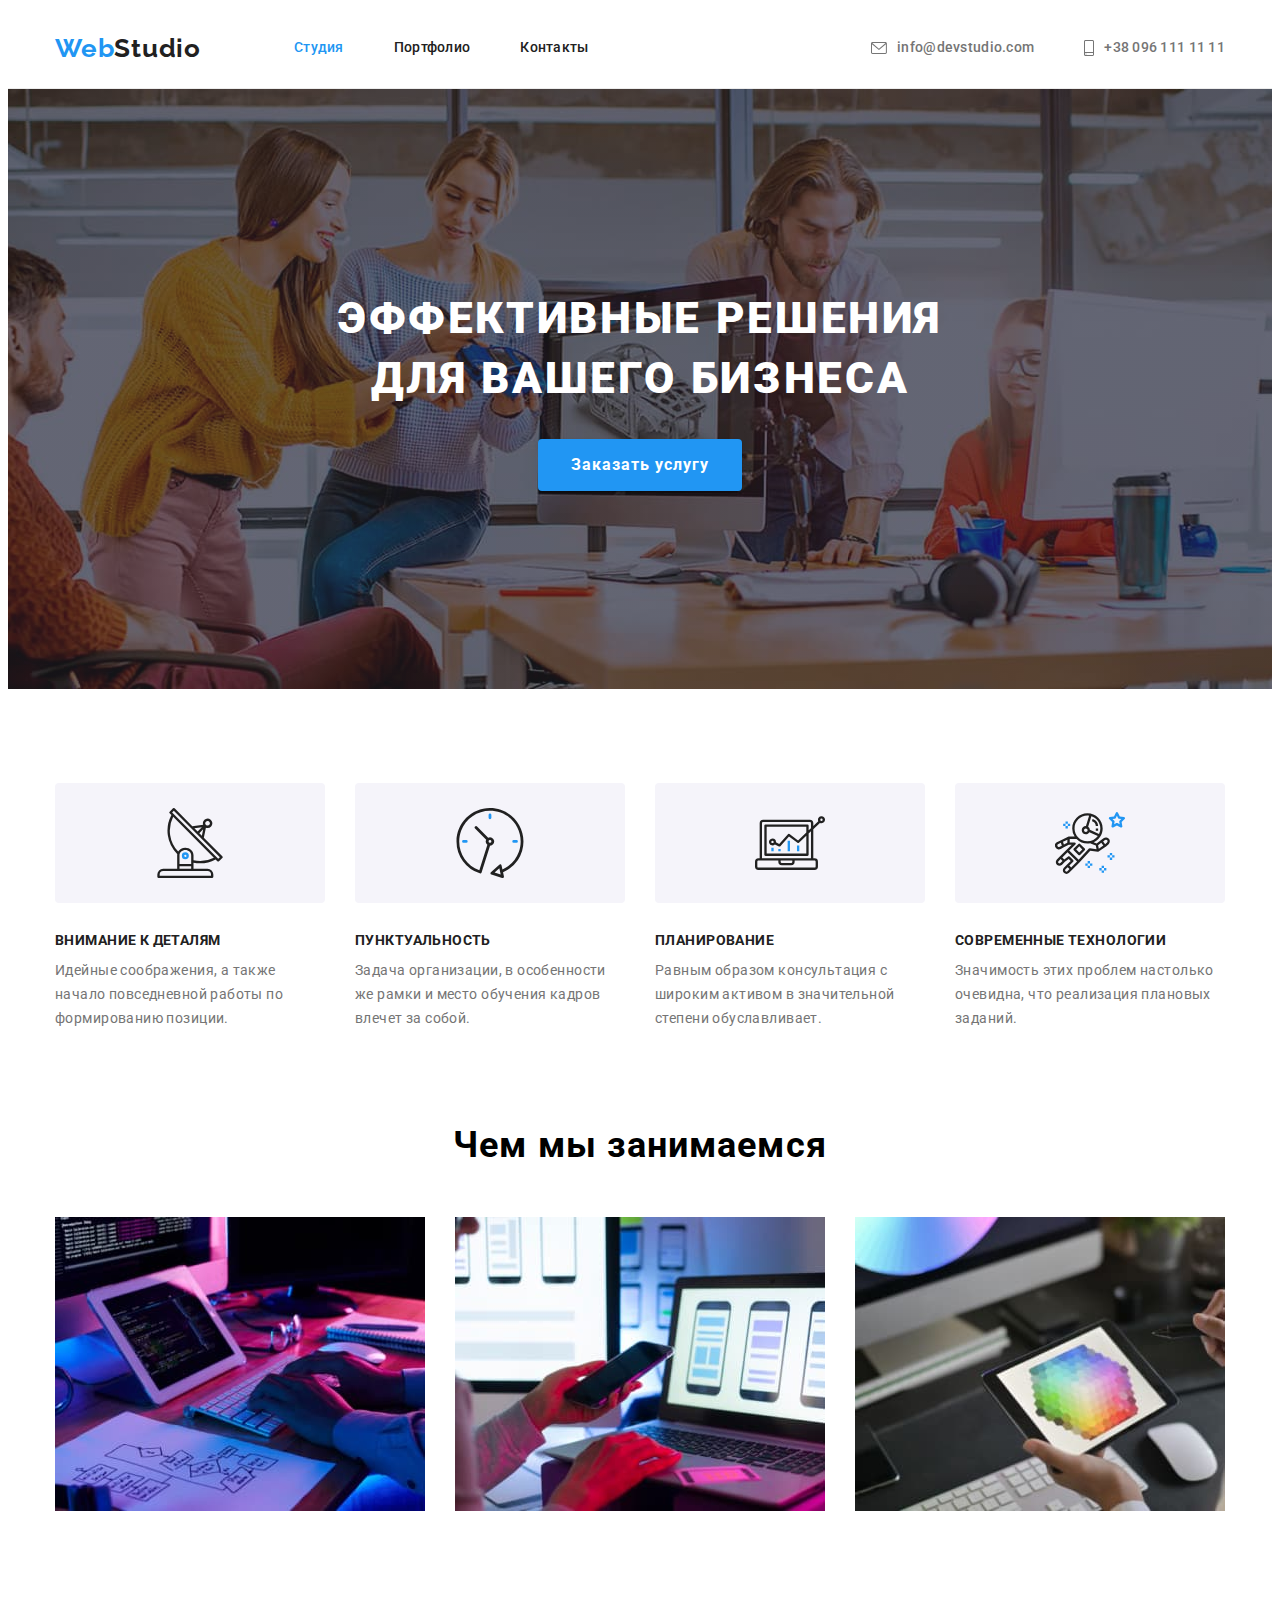
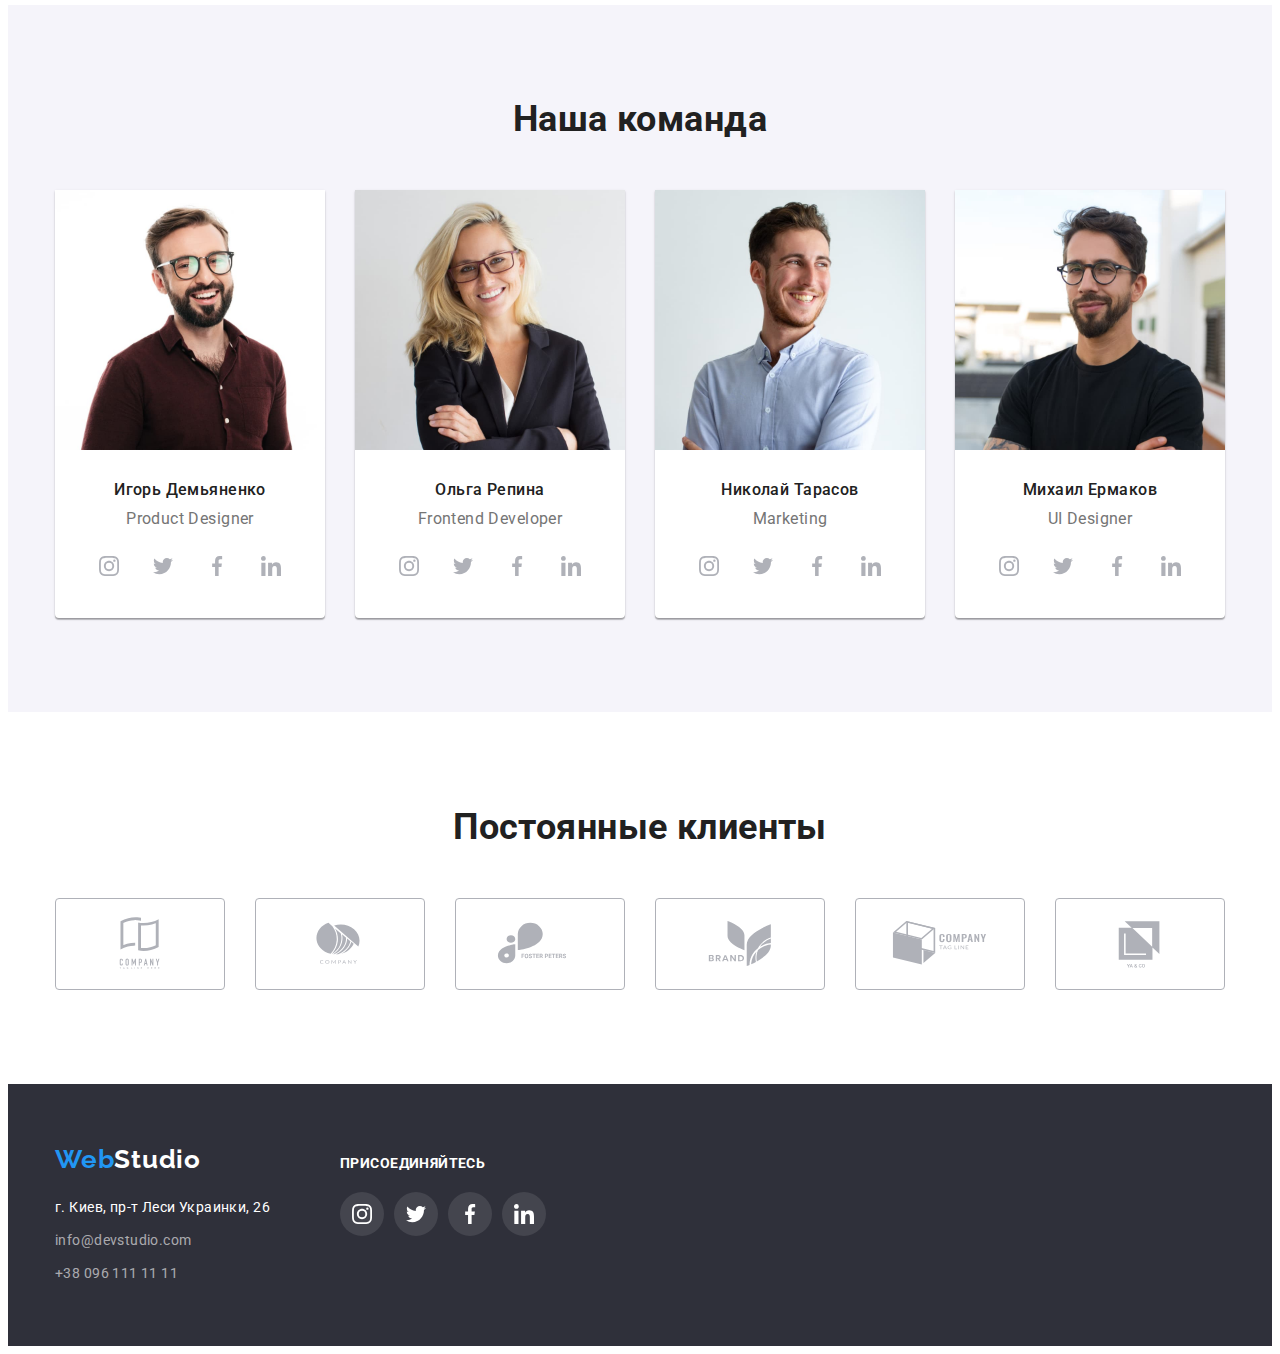
<file: index.html>
<!DOCTYPE html>
<html lang="ru">
<head>
    <meta charset="UTF-8">
    <meta http-equiv="X-UA-Compatible" content="IE=edge">
    <meta name="viewport" content="width=device-width, initial-scale=1.0">
    <title>Document</title>
    <!-- Fonts start -->
    <link rel="preconnect" href="https://fonts.googleapis.com">
    <link rel="preconnect" href="https://fonts.gstatic.com" crossorigin>
    <link href="https://fonts.googleapis.com/css2?family=Raleway:wght@700&family=Roboto:wght@400;500;700;900&display=swap"
        rel="stylesheet">
    <!-- Fonts end -->

    <!-- Normalize styles start-->
    <link rel="stylesheet" href="https://cdnjs.cloudflare.com/ajax/libs/modern-normalize/1.1.0/modern-normalize.min.css"
    integrity="sha512-wpPYUAdjBVSE4KJnH1VR1HeZfpl1ub8YT/NKx4PuQ5NmX2tKuGu6U/JRp5y+Y8XG2tV+wKQpNHVUX03MfMFn9Q=="
    crossorigin="anonymous" referrerpolicy="no-referrer" />
    <!-- Normalize styles end-->


    <!-- /custom styles start -->
    <link rel="stylesheet" href="./css/style.css">
    <!-- custom styles end -->

</head> 

<body>
    <!--Секція хедер-->
    <header class="header border">
        <div class="container header-container">
        <nav class="header-nav">
            <a class="logo link" href="./index.html" target="_blank" rel="noopener noreferrer">Web<span class="span-web">Studio</span></a>
            <ul class="header-list list">
                <li class="header-list-item">
                    <a class="header-link link current" href="./index.html" target="_blank" rel="noopener noreferrer">Студия</a>
                </li>
                <li class="header-list-item">
                    <a class="header-link link" href="./portfolio.html" target="_blank" rel="noopener noreferrer">Портфолио</a>
                </li>
                <li class="header-list-item">
                    <a class="header-link link" href="./index.html" target="_blank" rel="noopener noreferrer">Контакты</a>
                </li>
            </ul>  
        </nav>

        <ul class="header group list">
            <li class="contacts">
                <a class="contact" href="mailto::info@devstudio.com">
                    <svg class="icon-envelope" width="16" height="12">
                        <use href="./image/icons.svg#icon-envelope"></use>
                    </svg>
                    info@devstudio.com</a>
            </li>
            <li class="contacts">
                <a class="contact" href="tel:+380961111111">
                    <svg class="icon-smartphone" width="10" height="16">
                        <use href="./image/icons.svg#icon-smartphone"></use>
                    </svg>
                    +38 096 111 11 11</a>
            </li>
        </ul>
        </div>

    </header> 

<!--Блок унікального контенту на сторінці-->

    <main>
        <!--Секція Hero-->  
        <section class="hero section-hero">
            <div class="container">
            <h1 class="hero-title">Эффективные решения для вашего бизнеса</h1>
            <button class="hero-btn btn btn-mode-dark" type="button">Заказать услугу</button>
            </div>
        </section>

        <!-- Секція Benefits -->
        <section class="section benefits">
            <div class="container benefits-container">
            <h2 hidden class="visually-hidden">например</h2>

            <ul class="benefits-list list">
                <li class="benefits-item">
                    <div class="benefits-icon">
                        <svg class="features-icons" width="70" height="70">
                            <use href="./image/icons.svg#icon-antenna"></use>
                        </svg>
                    </div>
                    <h3 class="benefits-title">Внимание к деталям</h3>
                    <p class="descript">Идейные соображения, а также начало повседневной работы по формированию позиции.</p>
                </li>
                <li class="benefits-item">
                    <div class="benefits-icon">
                        <svg class="features-icons" width="70" height="70">
                            <use href="./image/icons.svg#icon-clock"></use>
                        </svg>
                    </div>
                    <h3 class="benefits-title">Пунктуальность</h3>
                    <p class="descript">Задача организации, в особенности же рамки и место обучения кадров влечет за собой.</p>
                </li>
                <li class="benefits-item">
                    <div class="benefits-icon">
                        <svg class="features-icons" width="70" height="70">
                            <use href="./image/icons.svg#icon-diagram"></use>
                        </svg>
                    </div>
                    <h3 class="benefits-title">Планирование</h3>
                    <p class="descript">Равным образом консультация с широким активом в значительной степени обуславливает.</p>
                </li>
                <li class="benefits-item">
                    <div class="benefits-icon">
                        <svg class="features-icons" width="70" height="70">
                            <use href="./image/icons.svg#icon-astronaut"></use>
                        </svg>
                    </div>
                    <h3 class="benefits-title">Современные технологии</h3>
                    <p class="descript">Значимость этих проблем настолько очевидна, что реализация плановых заданий.</p>
                </li>
            </ul>
            </div>

        </section>

        <!--Секція About-->
        <section class="section about">
            <div class="container about-container">
            <h2 class="about-title">Чем мы занимаемся</h2>
            <ul class="about-list list">
                <li class="about-item">
                    <img class="about-pic" src="./image/about/img-1.jpeg" alt="программист работающий своем рабочем офисе" width="370"
                        height="294">
                </li>
                <li class="about-item">
                    <img class="about-pic" src="./image/about/img-2.jpeg" alt="web-дизайнеры разрабатывают приложения для смартфонов"
                        width="370" height="294">
                </li>
                <li class="about-item">
                    <img class="about-pic" src="./image/about/img-3.jpeg"
                        alt="креативный художник веб-дизайна с рабочим графическим планшетом выбора цвета" width="370"
                        height="294">
                </li>
            </ul>
            </div>
        </section>

        <!-- Секція team  -->
        <section class="section team">
            <div class="container team-container">
            <h2 class="team-title">Наша команда</h2>
            <ul class="team-list list">
                <li class="team-item">
                    <img class="team-img" src="./image/team/img-1.jpeg" alt="сотрудник-1" weith="270" height="260">
                    <h3 class="name">Игорь Демьяненко</h3>
                    <p class="team-texts">Product Designer</p>
                    <ul class="team-icons">
                        <li class="icon-list">
                            <a class="command" href="">
                                <svg class="command-icons" width="20" height="20">
                                    <use href="./image/icons.svg#icon-instagram"></use>
                                </svg>
                            </a>
                        </li>
                        <li class="icon-list">
                            <a class="command" href="">
                                <svg class="command-icons" width="20" height="20">
                                    <use href="./image/icons.svg#icon-twitter"></use>
                                </svg>
                            </a>
                        </li>
                        <li class="icon-list">
                            <a class="command" href="">
                                <svg class="command-icons" width="20" height="20">
                                    <use href="./image/icons.svg#icon-facebook"></use>
                                </svg>
                            </a>
                        </li>
                        <li class="icon-list">
                            <a class="command" href="">
                                <svg class="command-icons" width="20" height="20">
                                    <use href="./image/icons.svg#icon-linkedin"></use>
                                </svg>
                            </a>
                        </li>
                    </ul>
                </li>
                <li class="team-item">
                    <img class="team-img" src="./image/team/img-2.jpeg" alt="сотрудник-2" weith="270" height="260">
                    <h3 class="name">Ольга Репина</h3>
                    <p class="team-texts">Frontend Developer</p>
                    <ul class="team-icons">
                        <li class="icon-list">
                            <a class="command" href="">
                                <svg class="command-icons" width="20" height="20">
                                    <use href="./image/icons.svg#icon-instagram"></use>
                                </svg>
                            </a>
                        </li>
                        <li class="icon-list">
                            <a class="command" href="">
                                <svg class="command-icons" width="20" height="20">
                                    <use href="./image/icons.svg#icon-twitter"></use>
                                </svg>
                            </a>
                        </li>
                        <li class="icon-list">
                            <a class="command" href="">
                                <svg class="command-icons" width="20" height="20">
                                    <use href="./image/icons.svg#icon-facebook"></use>
                                </svg>
                            </a>
                        </li>
                        <li class="icon-list">
                            <a class="command" href="">
                                <svg class="command-icons" width="20" height="20">
                                    <use href="./image/icons.svg#icon-linkedin"></use>
                                </svg>
                            </a>
                        </li>
                    </ul>
                </li>
                <li class="team-item">
                    <img class="team-img" src="./image/team/img-3.jpeg" alt="сотрудник-3" weith="270" height="260">
                    <h3 class="name">Николай Тарасов</h3>
                    <p class="team-texts">Marketing</p>
                    <ul class="team-icons">
                        <li class="icon-list">
                            <a class="command" href="">
                                <svg class="command-icons" width="20" height="20">
                                    <use href="./image/icons.svg#icon-instagram"></use>
                                </svg>
                            </a>
                        </li>
                        <li class="icon-list">
                            <a class="command" href="">
                                <svg class="command-icons" width="20" height="20">
                                    <use href="./image/icons.svg#icon-twitter"></use>
                                </svg>
                            </a>
                        </li>
                        <li class="icon-list">
                            <a class="command" href="">
                                <svg class="command-icons" width="20" height="20">
                                    <use href="./image/icons.svg#icon-facebook"></use>
                                </svg>
                            </a>
                        </li>
                        <li class="icon-list">
                            <a class="command" href="">
                                <svg class="command-icons" width="20" height="20">
                                    <use href="./image/icons.svg#icon-linkedin"></use>
                                </svg>
                            </a>
                        </li>
                    </ul>
                </li>
                <li class="team-item">
                    <img class="team-img" src="./image/team/img-4.jpeg" alt="сотрудник-4" weith="270" height="260">
                    <h3 class="name">Михаил Ермаков</h3>
                    <p class="team-texts">UI Designer</p>
                    <ul class="team-icons">
                        <li class="icon-list">
                            <a class="command" href="">
                                <svg class="command-icons" width="20" height="20">
                                    <use href="./image/icons.svg#icon-instagram"></use>
                                </svg>
                            </a>
                        </li>
                        <li class="icon-list">
                            <a class="command" href="">
                                <svg class="command-icons" width="20" height="20">
                                    <use href="./image/icons.svg#icon-twitter"></use>
                                </svg>
                            </a>
                        </li>
                        <li class="icon-list">
                            <a class="command" href="">
                                <svg class="command-icons" width="20" height="20">
                                    <use href="./image/icons.svg#icon-facebook"></use>
                                </svg>
                            </a>
                        </li>
                        <li class="icon-list">
                            <a class="command" href="">
                                <svg class="command-icons" width="20" height="20">
                                    <use href="./image/icons.svg#icon-linkedin"></use>
                                </svg>
                            </a>
                        </li>
                    </ul>
                </li>
            </ul>
            </div>
        </section>

        <!-- секція clients -->

        <section class="section clients">
            <div class="container">
                <h2 class="customers">Постоянные клиенты</h2>
                <ul class="client-list">
                    <li class="client-icons">
                        <a class="company">
                            <svg class="logo-company" width="106" height="60">
                                <use href="./image/icons.svg#icon-logo-1"></use>
                            </svg>
                        </a>
                    </li>
                    <li class="client-icons">
                        <a class="company">
                            <svg class="logo-company" width="106" height="60">
                                <use href="./image/icons.svg#icon-logo-2"></use>
                            </svg>
                        </a>
                    </li>
                    <li class="client-icons">
                        <a class="company">
                            <svg class="logo-company" width="106" height="60">
                                <use href="./image/icons.svg#icon-logo-3"></use>
                            </svg>
                        </a>
                    </li>
                    <li class="client-icons">
                        <a class="company">
                            <svg class="logo-company" width="106" height="60">
                                <use href="./image/icons.svg#icon-logo-4"></use>
                            </svg>
                        </a>
                    </li>
                    <li class="client-icons">
                        <a class="company">
                            <svg class="logo-company" width="106" height="60">
                                <use href="./image/icons.svg#icon-logo-5"></use>
                            </svg>
                        </a>
                    </li>
                    <li class="client-icons">
                        <a class="company">
                            <svg class="logo-company" width="106" height="60">
                                <use href="./image/icons.svg#icon-logo-6"></use>
                            </svg>
                        </a>
                    </li>
                </ul>
            </div>
        </section>


    </main>

    <!--Секція футер-->
    <footer class="footer">
        <div class="container footer-container">
            <div>
                <a class="logo link" href="./index.html" target="_blank" rel="noopener noreferrer">Web<span class="span">Studio</span></a>
                <address class="address">
                    <ul class="group list">
                        <li class="info location">г. Киев, пр-т Леси Украинки, 26</li>
                        <li class="info">
                            <a class="mail" href="mailto::info@devstudio.com">info@devstudio.com</a></li>
                        <li class="info">
                            <a class="phone" href="tel:+380961111111">+38 096 111 11 11</a> </li>
                    </ul>
                </address>
            </div>
        
            <div class="footer-join">
                <strong class="connect">присоединяйтесь</strong>
                <ul class="footer-list">
                    <li class="icon-item">
                        <a class="icon-group" href="">
                            <svg class="footer-icons" width="20" height="20">
                                <use href="./image/icons.svg#icon-instagram"></use>
                            </svg>
                        </a></li>
                    <li class="icon-item">
                        <a class="icon-group" href="">
                            <svg class="footer-icons" width="20" height="20">
                                <use href="./image/icons.svg#icon-twitter"></use>
                            </svg>
                        </a></li>
                    <li class="icon-item">
                        <a class="icon-group" href="">
                            <svg class="footer-icons" width="20" height="20">
                                <use href="./image/icons.svg#icon-facebook"></use>
                            </svg>
                        </a></li>
                    <li class="icon-item">
                        <a class="icon-group" href="">
                            <svg class="footer-icons" width="20" height="20">
                                <use href="./image/icons.svg#icon-linkedin"></use>
                            </svg>
                        </a></li>
                </ul>
            </div>
        </div>

    </footer>

</body>

</html>
</file>
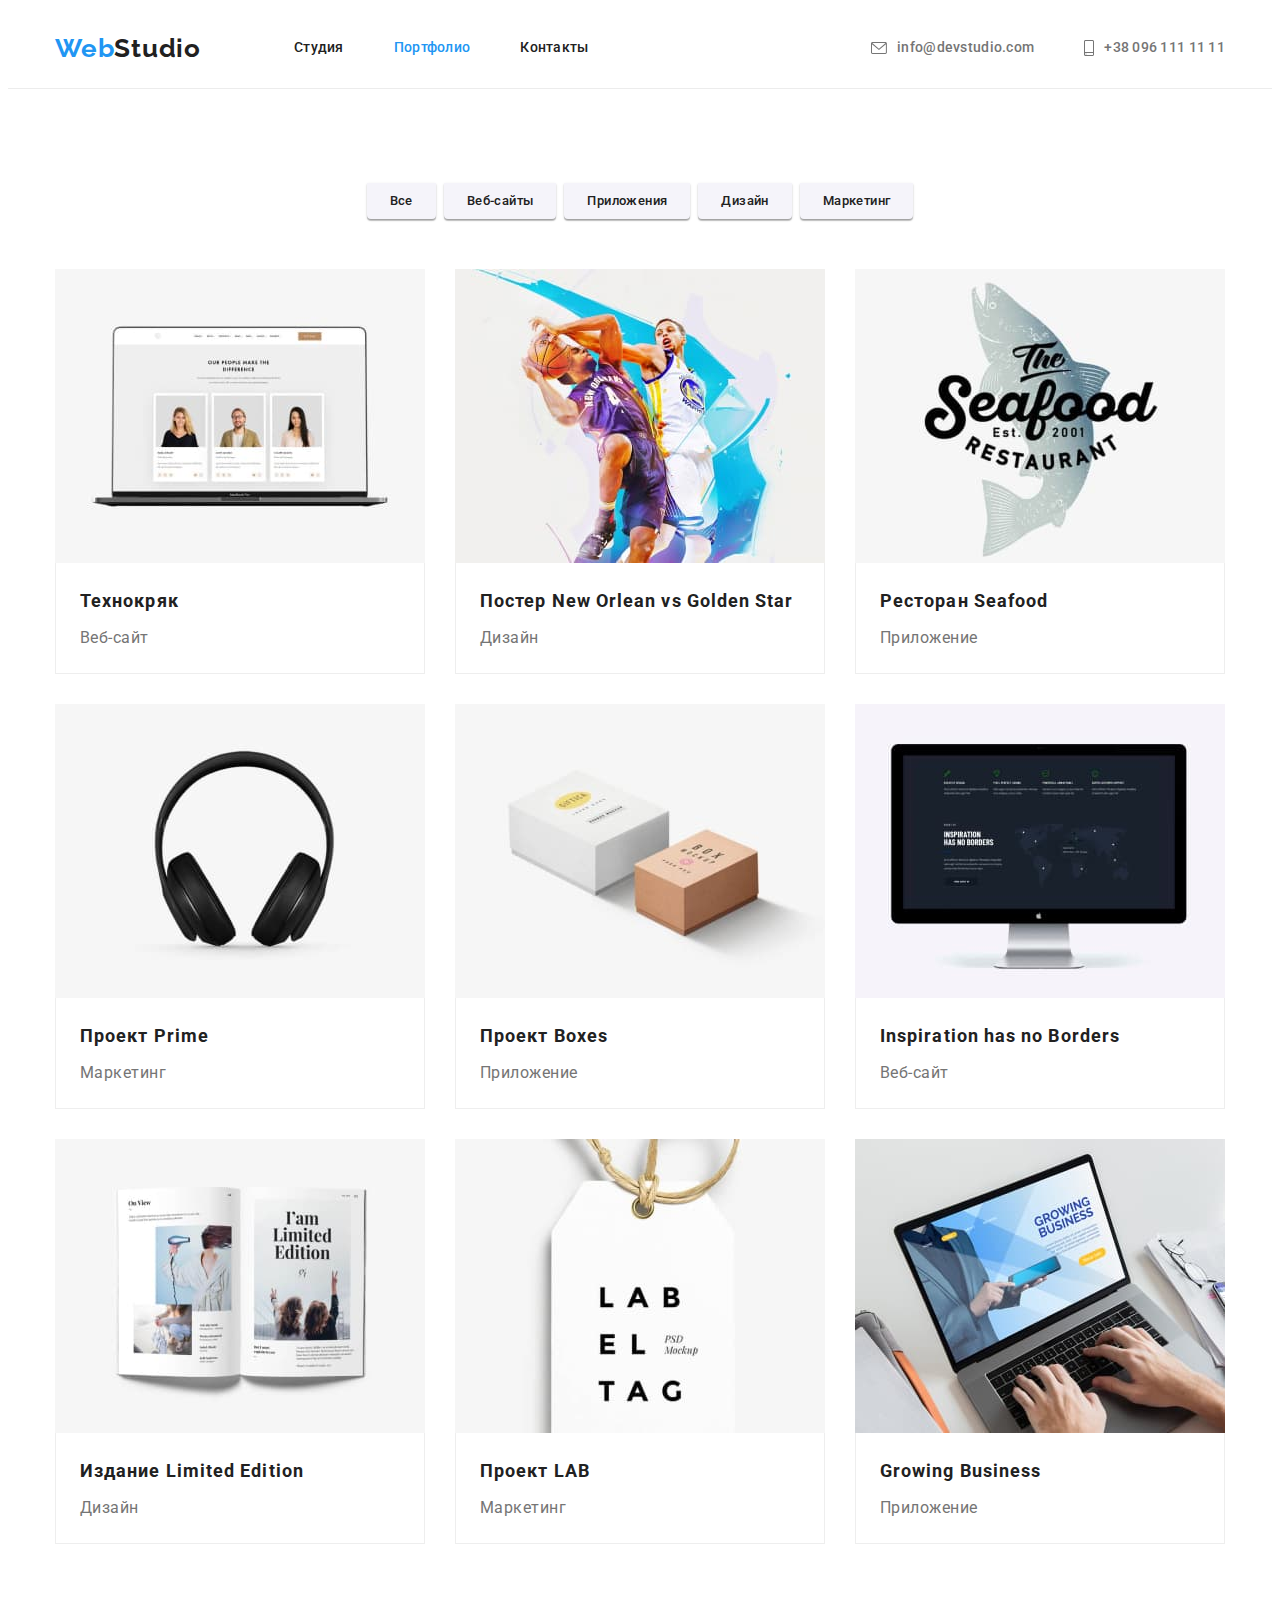
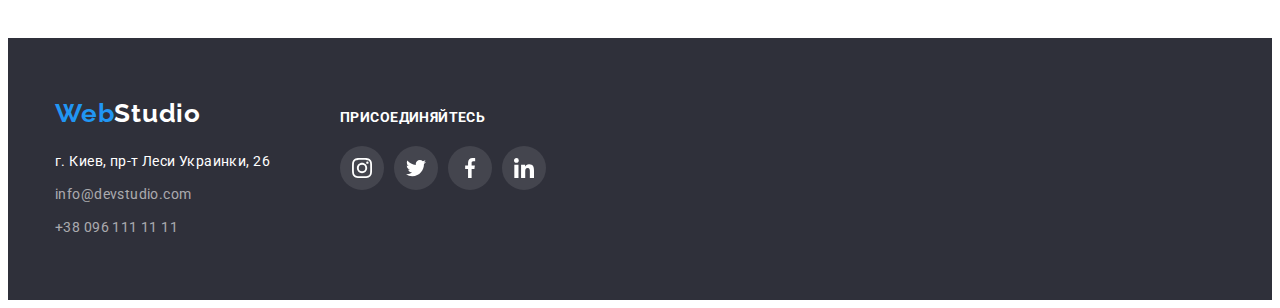
<file: portfolio.html>
<!DOCTYPE html>
<html lang="ru">
<head>
    <meta charset="UTF-8">
    <meta http-equiv="X-UA-Compatible" content="IE=edge">
    <meta name="viewport" content="width=device-width, initial-scale=1.0">
    <title>Document</title>
    <!-- Fonts start -->
    <link rel="preconnect" href="https://fonts.googleapis.com">
    <link rel="preconnect" href="https://fonts.gstatic.com" crossorigin>
    <link href="https://fonts.googleapis.com/css2?family=Raleway:wght@700&family=Roboto:wght@400;500;700;900&display=swap"
        rel="stylesheet">
    <!-- Fonts end -->
    
    <!-- Normalize styles start-->
    <link rel="stylesheet" href="https://cdnjs.cloudflare.com/ajax/libs/modern-normalize/1.1.0/modern-normalize.min.css"
    integrity="sha512-wpPYUAdjBVSE4KJnH1VR1HeZfpl1ub8YT/NKx4PuQ5NmX2tKuGu6U/JRp5y+Y8XG2tV+wKQpNHVUX03MfMFn9Q=="
    crossorigin="anonymous" referrerpolicy="no-referrer" />
    <!-- Normalize styles end-->

<!-- /custom styles start -->
    <link rel="stylesheet" href="./css/style.css">
<!-- custom styles end -->

</head>

<body>
    <!-- Секція хедер -->
    <header class="header border">
        <div class="container header-container">
        <nav class="header-nav">
            <a class="logo link" href="./index.html" target="_blank" rel="noopener noreferrer">Web<span class="span-web">Studio</span></a>
            <ul class="header-list list">
                <li class="header-list-item">
                    <a class="header-link link" href="./index.html" target="_blank" rel="noopener noreferrer">Студия</a>
                </li>
                <li class="header-list-item">
                    <a class="header-link link current" href="./index.html" target="_blank" rel="noopener noreferrer">Портфолио</a>
                </li>
                <li class="header-list-item">
                    <a class="header-link link" href="./index.html" target="_blank" rel="noopener noreferrer">Контакты</a>
                </li>
            </ul>
        </nav>
    
        <ul class="header group list">
            <li class="contacts">
                <a class="contact" href="mailto::info@devstudio.com">
                    <svg class="icon-envelope" width="16" height="12">
                        <use href="./image/icons.svg#icon-envelope"></use>
                    </svg>
                    info@devstudio.com</a>
                </li>
                <li class="contacts">
                    <a class="contact" href="tel:+380961111111">
                        <svg class="icon-smartphone" width="10" height="16">
                            <use href="./image/icons.svg#icon-smartphone"></use>
                        </svg>
                        +38 096 111 11 11</a>
                </li>
                </ul>
        </div>
    
    </header>

    <!-- Блок контенту -->

    <main>
        <section class="section portfolio">
            <div class="container">
            <h1 hidden class="visually-hidden">Портфолио</h1>

            <!--кнопочки portfolio-->

            <ul class="list-btn">
                <li class="tack"><button class="btn btn-mode-light" type="button">Все</button></li>
                <li class="tack"><button class="btn btn-mode-light" type="button">Веб-сайты</button></li>
                <li class="tack"><button class="btn btn-mode-light" type="button">Приложения</button></li>
                <li class="tack"><button class="btn btn-mode-light" type="button">Дизайн</button></li>
                <li class="tack"><button class="btn btn-mode-light" type="button">Маркетинг</button></li>
            </ul>

            <!-- список карток -->

            <ul class="card-sed">
                <li class="page">
                    <a class="prtf" href="">
                        <img src="./image/portfolio/img-1.jpeg" alt="фото ноутбука" width="" height="">
                        <div class="description">
                            <h2 class="title">Технокряк</h2>
                            <p class="text">Веб-сайт</p>
                        </div>
                    </a>
                </li>
                <li class="page">
                    <a class="prtf" href="">
                        <img src="./image/portfolio/img-2.jpeg" alt="игроки в баскетбол" width="370" height="294">
                        <div class="description">
                            <h2 class="title">Постер<span lang="en"> New Orlean vs Golden Star</span></h2> 
                            <p class="text">Дизайн</p>
                        </div> 
                    </a>
                </li>
                <li class="page">
                    <a class="prtf" href="">
                        <img src="./image/portfolio/img-3.jpeg" alt="рыба логотип ресторана" width="370" height="294">
                        <div class="description">
                            <h2 class="title">Ресторан<span lang="en"> Seafood</span></h2>
                            <p class="text">Приложение</p>
                        </div>
                    </a>
                </li>
                <li class="page">
                    <a class="prtf" href="">
                        <img src="./image/portfolio/img-4.jpeg" alt="наушники" width="370" height="294">
                        <div class="description">
                            <h2 class="title">Проект<span lang="en"> Prime</span></h2>
                            <p class="text">Маркетинг</p>
                        </div>
                    </a>
                </li>
                <li class="page">
                    <a class="prtf" href="">
                        <img src="./image/portfolio/img-5.jpeg" alt="боксы" width="370" height="294">
                        <div class="description">
                            <h2 class="title">Проект<span lang="en"> Boxes</span></h2>  
                            <p class="text">Приложение</p>
                        </div>
                    </a>
                </li>
                <li class="page">
                    <a class="prtf" href="">
                        <img src="./image/portfolio/img-6.jpeg" alt="фото монитора" width="370" height="294">
                        <div class="description">
                            <h2 class="title"><span lang="en">Inspiration has no Borders</span></h2>
                            <p class="text">Веб-сайт</p>
                        </div>
                    </a>
                </li>
                <li class="page">
                    <a class="prtf" href="">
                        <img src="./image/portfolio/img-7.jpeg" alt="развернутый журнал" width="370" height="294">
                        <div class="description">
                            <h2 class="title">Издание<span lang="en"> Limited Edition</span></h2>  
                            <p class="text">Дизайн</p>
                        </div>
                    </a>
                </li>
                <li class="page">
                    <a class="prtf" href="">
                        <img src="./image/portfolio/img-8.jpeg" alt="бирка" width="370" height="294">
                        <div class="description">
                            <h2 class="title">Проект<span lang="en"> LAB</span></h2> 
                            <p class="text">Маркетинг</p>
                        </div>
                    </a>
                </li>
                <li class="page">
                    <a class="prtf" href="">
                        <img src="./image/portfolio/img-9.jpeg" alt="открытый ноутбук на столе за работой" width="370" height="294">
                        <div class="description">
                            <h2 class="title"><span lang="en">Growing Business</span></h2> 
                            <p class="text">Приложение</p>
                        </div>
                    </a>
                </li>
            
            </ul>
            </div>
            
        </section>

            
    </main>
    <!--Секція футер-->
    <footer class="footer">
        <div class="container footer-container">
            <div>
                <a class="logo link" href="./index.html" target="_blank" rel="noopener noreferrer">Web<span class="span">Studio</span></a>
                <address class="address">
                    <ul class="group list">
                        <li class="info location">г. Киев, пр-т Леси Украинки, 26</li>
                        <li class="info">
                            <a class="mail" href="mailto::info@devstudio.com">info@devstudio.com</a>
                        </li>
                        <li class="info">
                            <a class="phone" href="tel:+380961111111">+38 096 111 11 11</a>
                        </li>
                    </ul>
                </address>
            </div>
        
            <div class="footer-join">
                <strong class="connect">присоединяйтесь</strong>
                <ul class="footer-list">
                    <li class="icon-item">
                        <a class="icon-group" href="">
                            <svg class="footer-icons" width="20" height="20">
                                <use href="./image/icons.svg#icon-instagram"></use>
                            </svg>
                        </a>
                    </li>
                    <li class="icon-item">
                        <a class="icon-group" href="">
                            <svg class="footer-icons" width="20" height="20">
                                <use href="./image/icons.svg#icon-twitter"></use>
                            </svg>
                        </a>
                    </li>
                    <li class="icon-item">
                        <a class="icon-group" href="">
                            <svg class="footer-icons" width="20" height="20">
                                <use href="./image/icons.svg#icon-facebook"></use>
                            </svg>
                        </a>
                    </li>
                    <li class="icon-item">
                        <a class="icon-group" href="">
                            <svg class="footer-icons" width="20" height="20">
                                <use href="./image/icons.svg#icon-linkedin"></use>
                            </svg>
                        </a>
                    </li>
                </ul>
            </div>
        </div>
    
    </footer>



    
</body>
</html>
</file>
<file: css/style.css>
html {
    box-sizing: border-box;
}

*,
*::before, 
*::after {
    box-sizing: inherit;
}



:root {
    /* fonts */
    --main-font: "Roboto";
    --secondary-font: "Raleway";

    /* text colors */
    --accent-txt-cl: #2196f3;
    --black-txt-cl: #212121;
    --white-txt-cl: #FFFFFF;
    --main-txt-cl: #757575;

    /* background color */
    --main-bg-cl:#FFFFFF;
    --hero-bg-cl:#2F303A;
    --btn-bg-cl:#F5F4FA;
    --team-bg-cl: #F5F4FA;

    /* border color */
    --header-cl: #ECECEC;
    --portf-cl: #EEEEEE;
}

body {
        font-family: var(--main-font), sans-serif;
        font-size: 14px;
        line-height: 1.71;
        background-color:var(--main-bg-cl);
        letter-spacing: 0.03em;
}

/* Стили для обнуления верхних отступов у элементов  */
h1,
h2,
h3,
h4,
h5,
h6,
p {
    margin: 0;
    padding: 0;
}

/* Класс для обнуления базовых свойств у списков (ul)  */

.list {
    list-style: none;
    padding-left: 0;
    margin: 0;
}

/* Класс для обнуления базовых свойств у ссылок */

.link {
    text-decoration: none;
    color: inherit;
}

/* Свойства для корректного отображения картинок */

img {
    display: block;
    max-width: 100%;
    height: auto;
}

/* Свойства для обнуления курсива у address */

address {
    font-style: normal;
    /* or */
    font-style: inherit;
}

/* common styles start */

.container {
    width: 1200px;
    padding-left: 15px;
    padding-right: 15px;
    margin-left: auto;
    margin-right: auto;

}

.link {
    text-decoration: none;
}

.list {
    list-style: none;
    margin: 0;
    padding: 0;
}

.section {
    padding-top: 94px;
    padding-bottom: 94px;
    
}

footer {
    display: block;
}

/* Секція хедер */

.header {
    background-color:var(--main-bg-cl);
    
}

.header.border {
    border-bottom: 1px solid var(--header-cl);

}

.header-list {
    display: flex;
}

.header-list.list {
    margin-left: 93px;

}

.header-container {
    display: flex;
    align-items: center;
}

.header-nav {
    display: flex;
    align-items: center;
}

.header-list-item:not(:last-child) {
    margin-right: 50px;

}


/* logo */

.logo {
    text-decoration: none;
    font-family: var(--secondary-font);
    font-style: normal;
    font-weight: 700;
    font-size: 26px;
    line-height: 1.19;
    letter-spacing: 0.03em;
    color: var(--accent-txt-cl);
}

.span-web {
    color: var(--black-txt-cl);
}


.header-link {
    display: block;
    font-weight: 500;
    font-size: 14px;
    line-height: 1.14;
    letter-spacing: 0.02em;
    color: var(--black-txt-cl);
    padding-top: 32px;
    padding-bottom: 32px;
    
}

.header-link.current {
    color: var(--accent-txt-cl);
}

.header-link:hover,
.header-link:focus {
    color: var(--accent-txt-cl);
}

.header.group.list {
    display: flex;
    margin-left: auto;
}

.contacts:not(:last-child) {
    margin-right: 50px;
}


.contact {
    font-weight: 500;
    font-size: 14px;
    line-height: 1.14;
    letter-spacing: 0.02em;
    display: flex;
    align-items: center;
    padding-top: 32px;
    padding-bottom: 32px;
    color: var(--main-txt-cl);  
    
    text-decoration: none;
    list-style: none;
    
}

.contact:hover,
.contact:focus {
    color: var(--accent-txt-cl);
}

.icon-envelope,
.icon-smartphone {
    fill: currentColor;
    margin-right: 10px;
    
}


/* Кнопки */

.btn {

    font-style: normal;
    font-family: inherit;
    text-align: center;    
    background-color: transparent;
    
    border: 1px solid transparent;

    cursor: pointer;

    box-shadow: 0px 1px 3px rgba(0, 0, 0, 0.12), 0px 1px 1px rgba(0, 0, 0, 0.14), 0px 2px 1px rgba(0, 0, 0, 0.2);
    border-radius: 0px 0px 4px 4px;
}

.btn:hover,
.btn:focus {
    background-color: var(--accent-txt-cl);
    color: var(--white-txt-cl);
}

.btn-mode-light {
    color: var(--black-txt-cl);
    font-weight: 500;
    line-height: 1.62;
    text-align: center;
    letter-spacing: 0.03em;
    padding: 6px 22px;
    background:var(--btn-bg-cl)
}

.btn-mode-dark {
    color:var(--white-txt-cl);
    text-align: center;
    padding: 10px 32px;
    min-width: 200px;
    
}



/* common styles end */

/* Секція Hero */


.section-hero {
    padding-top: 200px;
    padding-bottom: 200px;
    background-color: var(--hero-bg-cl);
    text-align: center;
    max-width: 1600px;
    height: 600px;
    margin-left: auto;
    margin-right: auto;
    background-image: linear-gradient(to right,
    rgba(47, 48, 58, 0.4), rgba(47, 48, 58, 0.4)), 
    url(../image/hero/img.jpeg);
    background-repeat: no-repeat;
    background-size: cover;
    background-position: center;

    
    
}



.hero-title {
    margin-bottom: 30px;
    width: 696px;
    font-family: 'Roboto';
    font-style: normal;
    font-weight: 900;
    font-size: 44px;
    line-height: 1.36;
    text-align: center;
    letter-spacing: 0.06em;
    text-transform: uppercase;
    color: var(--white-txt-cl);
    margin-right: auto;
    margin-left: auto;

}

.hero-btn {
    background: var(--accent-txt-cl);
    font-weight: 700;
    line-height: 1.88;
    font-size: 16px;

    align-items: center;
    letter-spacing: 0.06em;
    border-radius: 4px;
}

.visually-hidden {
    position:absolute;
    width: 1px;
    height: 1px;
    margin: -1px;
    padding: 0;
    overflow: hidden;
    border: 0;
    clip: rect(0 0 0 0);
}

/* Секція Benefits */

.benefits-container {
    display: flex;
}

.benefits-list {
    display: flex;
    
}

.benefits-item {
    width: 270px;
}

.benefits-item:not(:last-child) {
    margin-right: 30px;

}


.benefits-title {
    font-weight: 700;
    font-size: 14px;
    line-height: 1.14;
    letter-spacing: 0.03em;
    text-transform: uppercase;
    margin-bottom: 10px;
    
    color: var(--black-txt-cl);
}

.descript {
    font-weight: 400;
    font-size: 14px;
    line-height: 1.71;
    letter-spacing: 0.03em;
    
    color: var(--main-txt-cl);
}

.benefits-icon {
    display: flex;
    align-items: center;
    justify-content: center;
    height: 120px;
    margin-bottom: 30px;
    background-color: var(--btn-bg-cl);
    border-radius: 4px;
}

.features-icons {
    fill: currentColor;
    width: 70px;
    height: 70px;
}

/* Секція About */

.section.about {
    padding-top: 0;
}


.about-list {
    display: flex;
    padding-top: 0;
}

.about-title {
    margin: 0;
    margin-bottom: 50px;
    
    font-weight: 700;
    font-size: 36px;
    line-height: 1.16;
    text-align: center;
    letter-spacing: 0.03em;
}

.about-item {
    width: 370px;
}

.about-item:not(:last-child) {
    margin-right: 30px;
}


.about,
.team {
    font-weight: 700;
    font-size: 36px;
    line-height: 1.17;
}



/* Секція team  */

.team {
    background-color: var(--team-bg-cl);
    
}

.team-title {
    text-align: center;
    font-weight: 700;
    font-size: 36px;
    line-height: 1.16;
    color:var(--black-txt-cl);
}


.team-list {
    display: flex;
    margin-top: 50px;
    
    font-size: 16px;
    line-height: 1.19;
    color: var(--main-txt-cl);
}

.name {
    font-weight: 500;
    font-size: 16px;
    color: var(--black-txt-cl);
    margin-top: 30px;
}

.team-texts {
    margin-top: 10px;
    margin-bottom: 16px;
    color: var(--main-txt-cl);
    font-weight: 400;
}


.team-item:not(:last-child) {
    margin-right: 30px;
}

.team-item {
    background:var(--main-bg-cl);
    box-shadow: 0px 1px 3px rgba(0, 0, 0, 0.12), 0px 1px 1px rgba(0, 0, 0, 0.14), 0px 2px 1px rgba(0, 0, 0, 0.2);
    border-radius: 0px 0px 4px 4px;
    text-align: center;
    margin-left: auto;
}

.team-icons {
    padding-inline-start: 0;
    display: flex;
    list-style: none;
    align-items: center;
    justify-content: center;
    margin-bottom: 30px;
    background-color: var(--main-bg-cl);
}

.icon-list:not(:last-child) {
    margin-right: 10px;
}

.command {
    display: flex;
    align-items: center;
    justify-content: center;
    width: 44px;
    height: 44px;
    border-radius: 50%;
    background-color: var(--main-bg-cl);
    color: #AFB1B8;
}

.command:hover,
.command:focus {
    background-color: var(--accent-txt-cl);
    color: var(--main-bg-cl);
}

.command-icons {
    fill: currentColor;
}

.command-icons:hover,
.command-icons:focus {
    fill: var(--main-bg-cl);
}

/* секція clients */

.customers {
    font-weight: 700;
    font-size: 36px;
    line-height: 1.17;
    text-align: center;
    color: var(--black-txt-cl);
    margin-bottom: 50px;
}

.client-list {
    display: flex;
    margin: 0;
    list-style: none;
    padding-inline-start: 0;
}

.client-icons:not(:last-child) {
    margin-right: 30px;
}


.company {
        display: flex;
        justify-content: center;
        align-items: center;
        width: 170px;
        height: 92px;
        border: 1px solid #afb1b8;
        border-radius: 4px;
        color: #afb1b8;

        cursor: pointer;
}

.company:hover,
.company:focus {
    color: var(--accent-txt-cl);
    border-color: var(--accent-txt-cl);
}


.company:hover .logo-company,
.company:focus .logo-company {
    fill: var(--accent-txt-cl);
}

.logo-company {
    fill: currentColor;
}

/* Секція portfolio */

.portfolio {
    padding-top: 94px;
    padding-bottom: 94px;
}

.prtf {
    display: block;
    font-weight: 700;
    font-size: 18px;
    line-height: 36px;
    text-decoration: none;
    color: var(--black-txt-cl);
}

.prtf:hover,
.prtf:focus {
    box-shadow: 0px 1px 1px rgba(0, 0, 0, 0.12), 0px 4px 4px rgba(0, 0, 0, 0.06), 1px 4px 6px rgba(0, 0, 0, 0.16);;
}

.list-btn {
    display: flex;
    justify-content: center;
    padding: 0;
    margin-top: 0;
    margin-bottom: 50px;
    list-style: none;

}

.tack:not(:last-child) {
    margin-right: 8px;
}

.title {
    font-weight: 700;
    font-size: 18px;
    line-height: 2;
    letter-spacing: 0.06em;
    color: var(--black-txt-cl);
    margin-bottom: 4px;
}

.text {
    font-style: normal;
    font-weight: 400;
    font-size: 16px;
    line-height: 1.88;
    letter-spacing: 0.03em;
    
    color: var(--main-txt-cl);

}

.description {
    padding: 20px 24px;
    border-left: 1px solid var(--portf-cl);
    border-right: 1px solid var(--portf-cl);
    border-bottom: 1px solid var(--portf-cl);

}

/* список карток */

.card-sed {
    display: flex;
    flex-wrap: wrap;
    gap: 30px;
    padding: 0;
    margin: 0;
    list-style: none;
}

.page {
    flex-basis: calc((100% - 60px) / 3);
    background-color: var(--main-bg-cl);

}

/* Секція футер */
.footer {
    background-color: var(--hero-bg-cl);
    padding-top: 60px;
    padding-bottom: 60px;
}

.footer-container {
    display: flex;
    align-items: baseline;
    padding: 0 15px;
}

.address {
    margin-top: 20px;

}

.span {
    color: var(--white-txt-cl)
}

.location {
    color: var(--white-txt-cl);
}

.info:not(:last-child) {
    margin-bottom: 9px;

}


.location,
.mail,
.phone {
    display: inline-block;
    font-family: 'Roboto';
    font-style: normal;
    font-weight: 400;
    font-size: 14px;
    line-height: 1.71;
    letter-spacing: 0.03em;
    text-decoration: none;

}

.phone,
.mail {
    color: rgba(255, 255, 255, 0.6);
}

.footer-join {
    margin-left: 70px;
}

.connect {
    display: inline-block;
    margin-bottom: 20px;
    font-size: 14px;
    line-height: 1.14;
    text-transform: uppercase;
    color: var(--main-bg-cl);
}

.footer-list {
    display: flex;
    list-style: none;
    padding: 0;
    margin: 0;
}

.icon-item:not(:last-child) {
    margin-right: 10px;
}

.icon-group {
    display: flex;
    align-items: center;
    justify-content: center;
    width: 44px;
    height: 44px;
    padding: 12px;
    color: var(--main-bg-cl);
    background-color: rgba(255, 255, 255, 0.1);
    border-radius: 50%;
}

.icon-group:hover,
.icon-group:focus {
    background-color: var(--accent-txt-cl);
}

.footer-icons {
    fill: var(--main-bg-cl);
}
</file>
